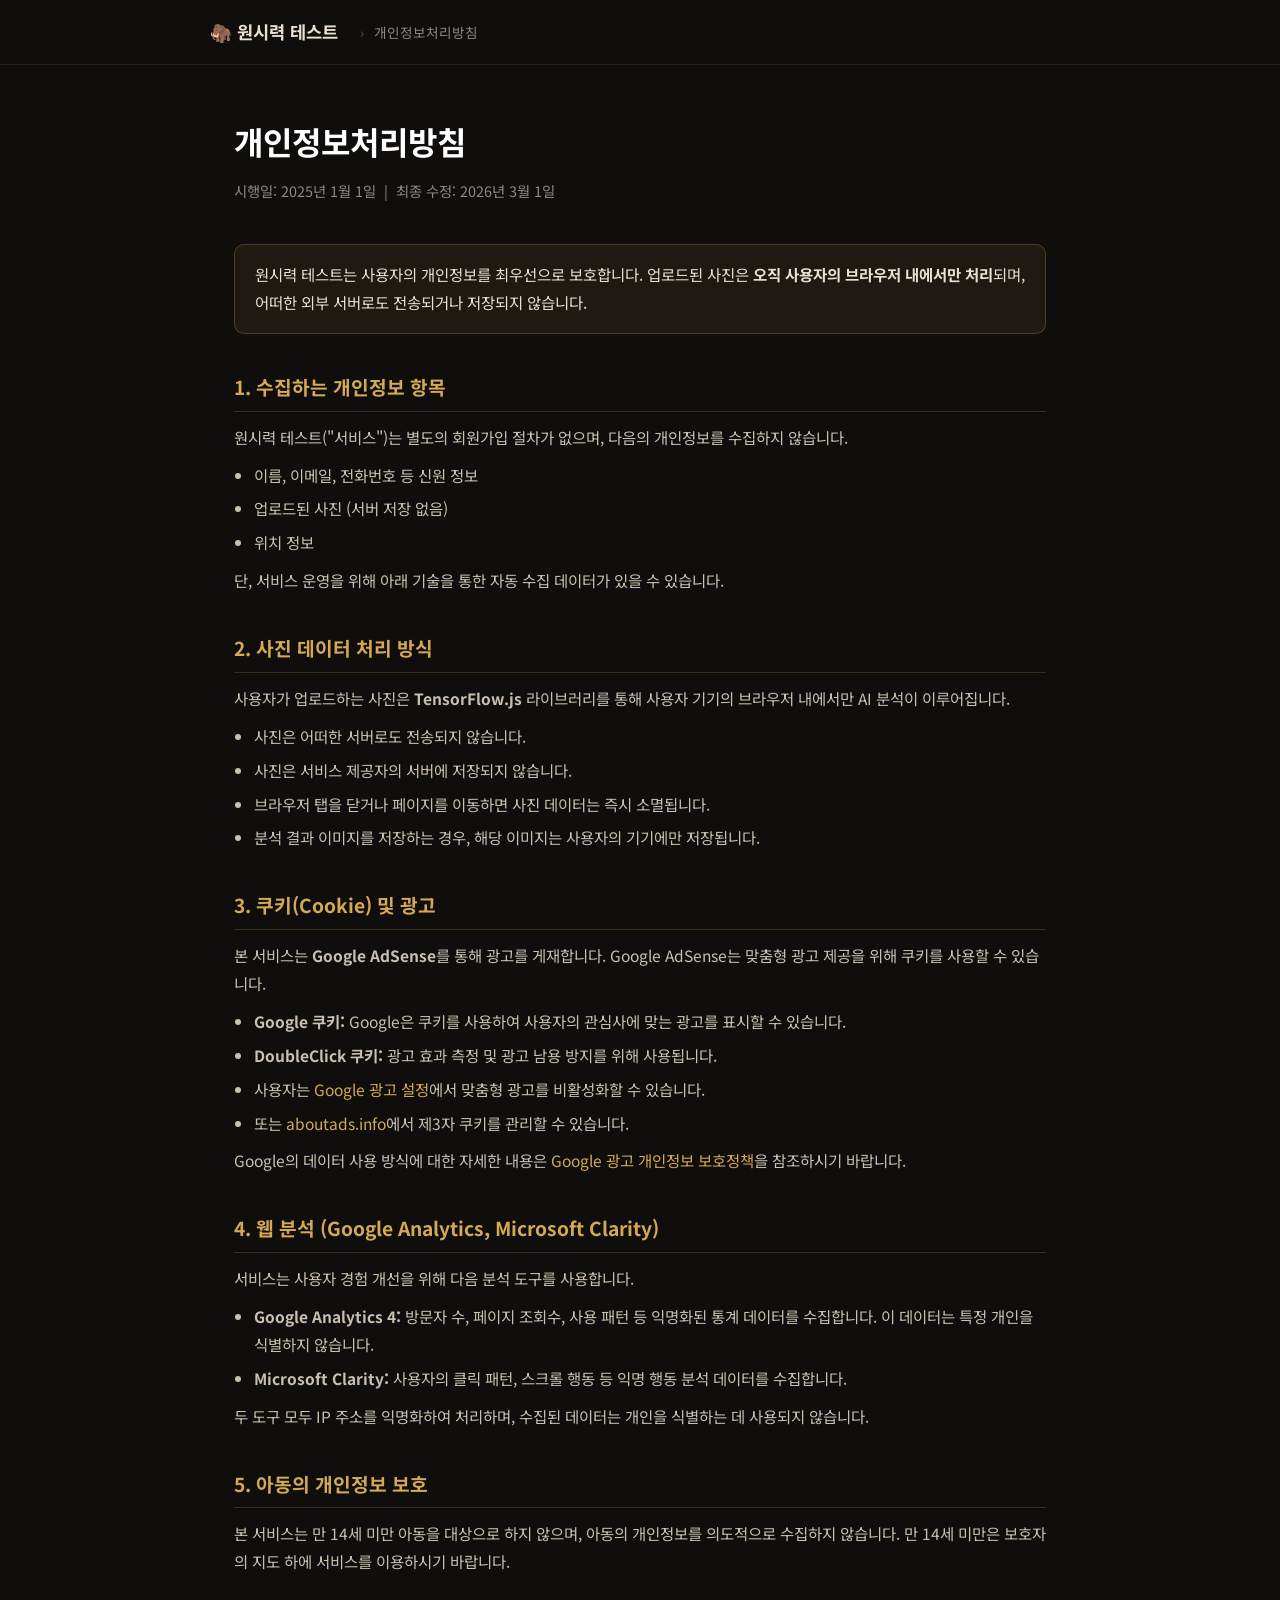
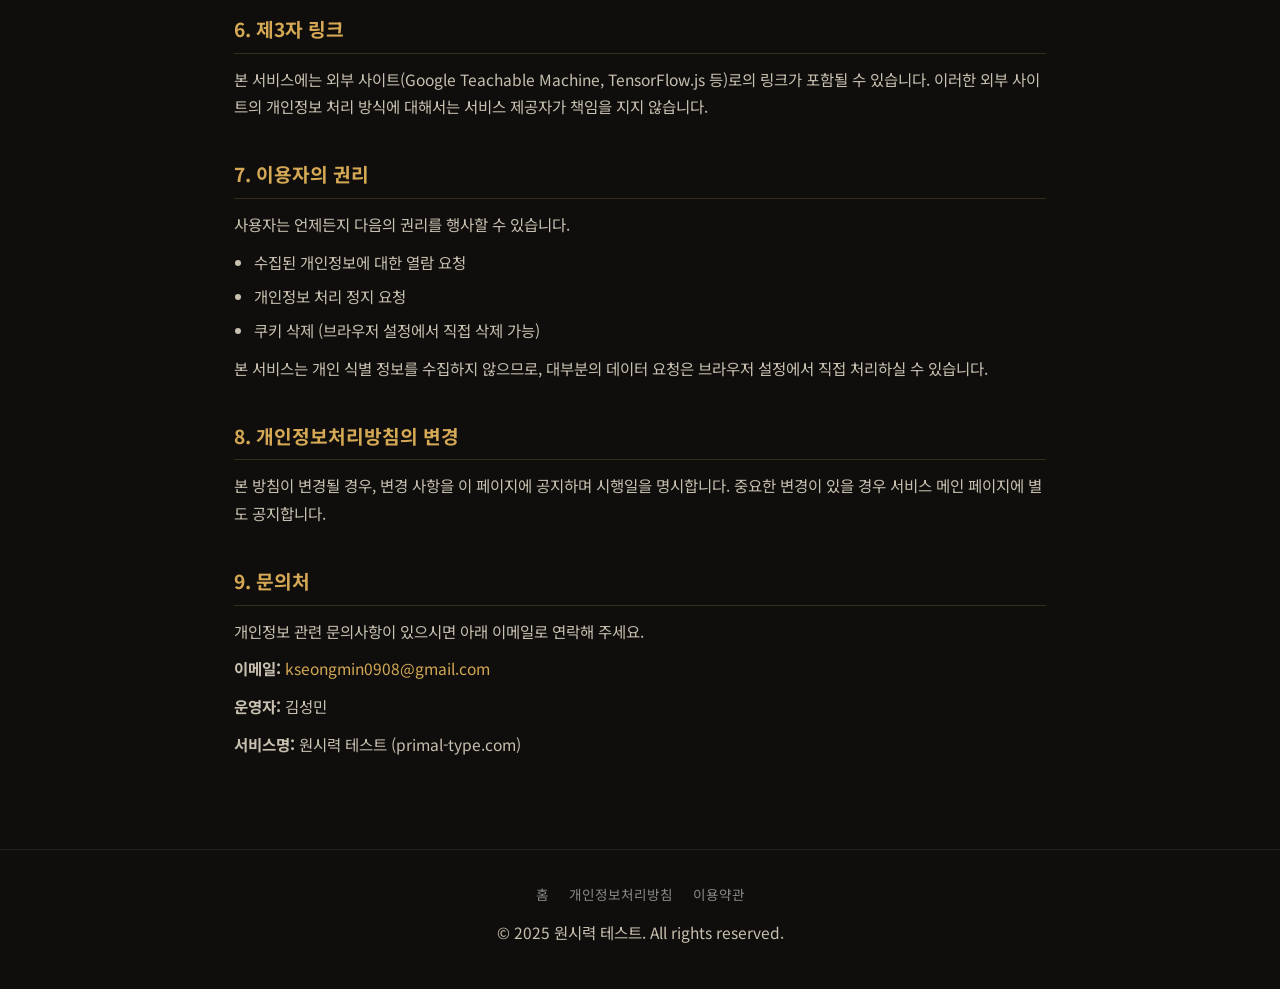
<file: privacy.html>
<!DOCTYPE html>
<html lang="ko">
<head>
    <meta charset="UTF-8">
    <meta name="viewport" content="width=device-width, initial-scale=1.0">
    <title>개인정보처리방침 | 원시력 테스트</title>
    <meta name="description" content="원시력 테스트 서비스의 개인정보처리방침입니다. 사진 데이터 처리, 쿠키 사용, Google AdSense 광고에 관한 내용을 안내합니다.">
    <meta name="robots" content="index, follow">
    <link rel="canonical" href="https://primal-type.com/privacy">
    <link rel="icon" href="/favicon.svg" type="image/svg+xml">
    <link rel="icon" href="/favicon.ico" type="image/x-icon">
    <link rel="preconnect" href="https://fonts.googleapis.com">
    <link rel="preconnect" href="https://fonts.gstatic.com" crossorigin>
    <link href="https://fonts.googleapis.com/css2?family=Noto+Sans+KR:wght@400;500;700&display=swap" rel="stylesheet">
    <script async src="https://pagead2.googlesyndication.com/pagead/js/adsbygoogle.js?client=ca-pub-7438360119713814" crossorigin="anonymous"></script>
    <style>
        *, *::before, *::after { box-sizing: border-box; margin: 0; padding: 0; }
        body {
            font-family: 'Noto Sans KR', sans-serif;
            background: #0f0e0c;
            color: #e8e0d0;
            line-height: 1.8;
            min-height: 100vh;
        }
        header {
            background: rgba(15,14,12,0.95);
            border-bottom: 1px solid rgba(255,255,255,0.08);
            padding: 16px 24px;
        }
        .header-inner {
            max-width: 860px;
            margin: 0 auto;
            display: flex;
            align-items: center;
            gap: 16px;
        }
        .header-inner a {
            color: #e8e0d0;
            text-decoration: none;
            font-weight: 700;
            font-size: 1.1rem;
        }
        .header-inner a:hover { color: #d4a854; }
        .breadcrumb {
            font-size: 0.85rem;
            color: #888;
        }
        .breadcrumb span { color: #555; margin: 0 6px; }
        main {
            max-width: 860px;
            margin: 0 auto;
            padding: 48px 24px 80px;
        }
        h1 {
            font-size: 2rem;
            font-weight: 700;
            color: #fff;
            margin-bottom: 8px;
        }
        .effective-date {
            font-size: 0.9rem;
            color: #888;
            margin-bottom: 40px;
        }
        h2 {
            font-size: 1.2rem;
            font-weight: 700;
            color: #d4a854;
            margin: 36px 0 12px;
            padding-bottom: 6px;
            border-bottom: 1px solid rgba(212,168,84,0.2);
        }
        p, li {
            font-size: 0.97rem;
            color: #c8c0b0;
            margin-bottom: 10px;
        }
        ul { padding-left: 20px; margin-bottom: 10px; }
        li { margin-bottom: 6px; }
        a { color: #d4a854; text-decoration: none; }
        a:hover { text-decoration: underline; }
        .highlight-box {
            background: rgba(212,168,84,0.08);
            border: 1px solid rgba(212,168,84,0.25);
            border-radius: 10px;
            padding: 16px 20px;
            margin: 20px 0;
        }
        .highlight-box p { margin-bottom: 0; color: #e8e0d0; }
        footer {
            text-align: center;
            padding: 32px 24px;
            border-top: 1px solid rgba(255,255,255,0.08);
            color: #666;
            font-size: 0.85rem;
        }
        footer a { color: #888; }
        footer a:hover { color: #d4a854; }
        footer .footer-links { margin-bottom: 12px; display: flex; justify-content: center; gap: 20px; flex-wrap: wrap; }
    </style>
</head>
<body>
    <header>
        <div class="header-inner">
            <a href="/">🦣 원시력 테스트</a>
            <span class="breadcrumb"><span>›</span> 개인정보처리방침</span>
        </div>
    </header>

    <main>
        <h1>개인정보처리방침</h1>
        <p class="effective-date">시행일: 2025년 1월 1일 &nbsp;|&nbsp; 최종 수정: 2026년 3월 1일</p>

        <div class="highlight-box">
            <p>원시력 테스트는 사용자의 개인정보를 최우선으로 보호합니다. 업로드된 사진은 <strong>오직 사용자의 브라우저 내에서만 처리</strong>되며, 어떠한 외부 서버로도 전송되거나 저장되지 않습니다.</p>
        </div>

        <h2>1. 수집하는 개인정보 항목</h2>
        <p>원시력 테스트("서비스")는 별도의 회원가입 절차가 없으며, 다음의 개인정보를 수집하지 않습니다.</p>
        <ul>
            <li>이름, 이메일, 전화번호 등 신원 정보</li>
            <li>업로드된 사진 (서버 저장 없음)</li>
            <li>위치 정보</li>
        </ul>
        <p>단, 서비스 운영을 위해 아래 기술을 통한 자동 수집 데이터가 있을 수 있습니다.</p>

        <h2>2. 사진 데이터 처리 방식</h2>
        <p>사용자가 업로드하는 사진은 <strong>TensorFlow.js</strong> 라이브러리를 통해 사용자 기기의 브라우저 내에서만 AI 분석이 이루어집니다.</p>
        <ul>
            <li>사진은 어떠한 서버로도 전송되지 않습니다.</li>
            <li>사진은 서비스 제공자의 서버에 저장되지 않습니다.</li>
            <li>브라우저 탭을 닫거나 페이지를 이동하면 사진 데이터는 즉시 소멸됩니다.</li>
            <li>분석 결과 이미지를 저장하는 경우, 해당 이미지는 사용자의 기기에만 저장됩니다.</li>
        </ul>

        <h2>3. 쿠키(Cookie) 및 광고</h2>
        <p>본 서비스는 <strong>Google AdSense</strong>를 통해 광고를 게재합니다. Google AdSense는 맞춤형 광고 제공을 위해 쿠키를 사용할 수 있습니다.</p>
        <ul>
            <li><strong>Google 쿠키:</strong> Google은 쿠키를 사용하여 사용자의 관심사에 맞는 광고를 표시할 수 있습니다.</li>
            <li><strong>DoubleClick 쿠키:</strong> 광고 효과 측정 및 광고 남용 방지를 위해 사용됩니다.</li>
            <li>사용자는 <a href="https://www.google.com/settings/ads" target="_blank" rel="noopener noreferrer">Google 광고 설정</a>에서 맞춤형 광고를 비활성화할 수 있습니다.</li>
            <li>또는 <a href="https://www.aboutads.info/choices/" target="_blank" rel="noopener noreferrer">aboutads.info</a>에서 제3자 쿠키를 관리할 수 있습니다.</li>
        </ul>
        <p>Google의 데이터 사용 방식에 대한 자세한 내용은 <a href="https://policies.google.com/technologies/ads" target="_blank" rel="noopener noreferrer">Google 광고 개인정보 보호정책</a>을 참조하시기 바랍니다.</p>

        <h2>4. 웹 분석 (Google Analytics, Microsoft Clarity)</h2>
        <p>서비스는 사용자 경험 개선을 위해 다음 분석 도구를 사용합니다.</p>
        <ul>
            <li><strong>Google Analytics 4:</strong> 방문자 수, 페이지 조회수, 사용 패턴 등 익명화된 통계 데이터를 수집합니다. 이 데이터는 특정 개인을 식별하지 않습니다.</li>
            <li><strong>Microsoft Clarity:</strong> 사용자의 클릭 패턴, 스크롤 행동 등 익명 행동 분석 데이터를 수집합니다.</li>
        </ul>
        <p>두 도구 모두 IP 주소를 익명화하여 처리하며, 수집된 데이터는 개인을 식별하는 데 사용되지 않습니다.</p>

        <h2>5. 아동의 개인정보 보호</h2>
        <p>본 서비스는 만 14세 미만 아동을 대상으로 하지 않으며, 아동의 개인정보를 의도적으로 수집하지 않습니다. 만 14세 미만은 보호자의 지도 하에 서비스를 이용하시기 바랍니다.</p>

        <h2>6. 제3자 링크</h2>
        <p>본 서비스에는 외부 사이트(Google Teachable Machine, TensorFlow.js 등)로의 링크가 포함될 수 있습니다. 이러한 외부 사이트의 개인정보 처리 방식에 대해서는 서비스 제공자가 책임을 지지 않습니다.</p>

        <h2>7. 이용자의 권리</h2>
        <p>사용자는 언제든지 다음의 권리를 행사할 수 있습니다.</p>
        <ul>
            <li>수집된 개인정보에 대한 열람 요청</li>
            <li>개인정보 처리 정지 요청</li>
            <li>쿠키 삭제 (브라우저 설정에서 직접 삭제 가능)</li>
        </ul>
        <p>본 서비스는 개인 식별 정보를 수집하지 않으므로, 대부분의 데이터 요청은 브라우저 설정에서 직접 처리하실 수 있습니다.</p>

        <h2>8. 개인정보처리방침의 변경</h2>
        <p>본 방침이 변경될 경우, 변경 사항을 이 페이지에 공지하며 시행일을 명시합니다. 중요한 변경이 있을 경우 서비스 메인 페이지에 별도 공지합니다.</p>

        <h2>9. 문의처</h2>
        <p>개인정보 관련 문의사항이 있으시면 아래 이메일로 연락해 주세요.</p>
        <p><strong>이메일:</strong> <a href="mailto:kseongmin0908@gmail.com">kseongmin0908@gmail.com</a></p>
        <p><strong>운영자:</strong> 김성민</p>
        <p><strong>서비스명:</strong> 원시력 테스트 (primal-type.com)</p>
    </main>

    <footer>
        <nav class="footer-links">
            <a href="/">홈</a>
            <a href="/privacy">개인정보처리방침</a>
            <a href="/terms">이용약관</a>
        </nav>
        <p>&copy; 2025 원시력 테스트. All rights reserved.</p>
    </footer>
</body>
</html>
</file>
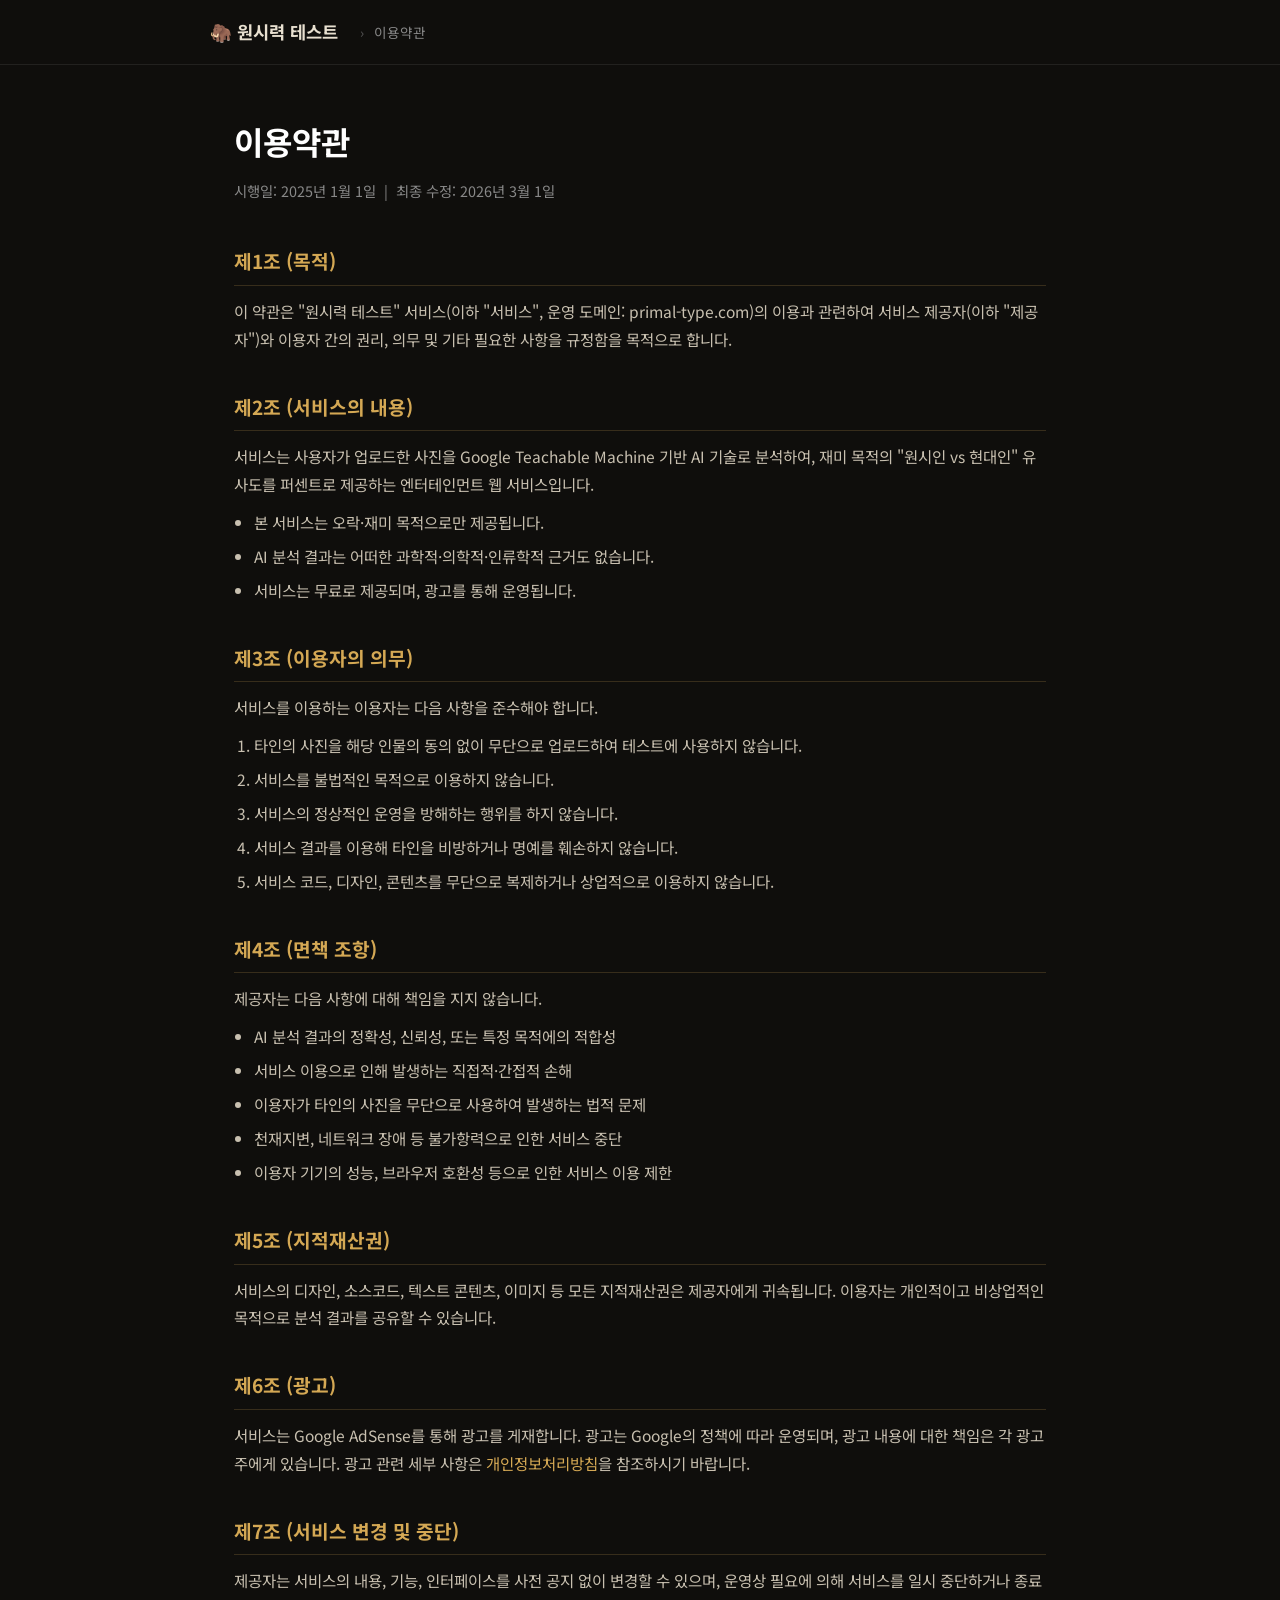
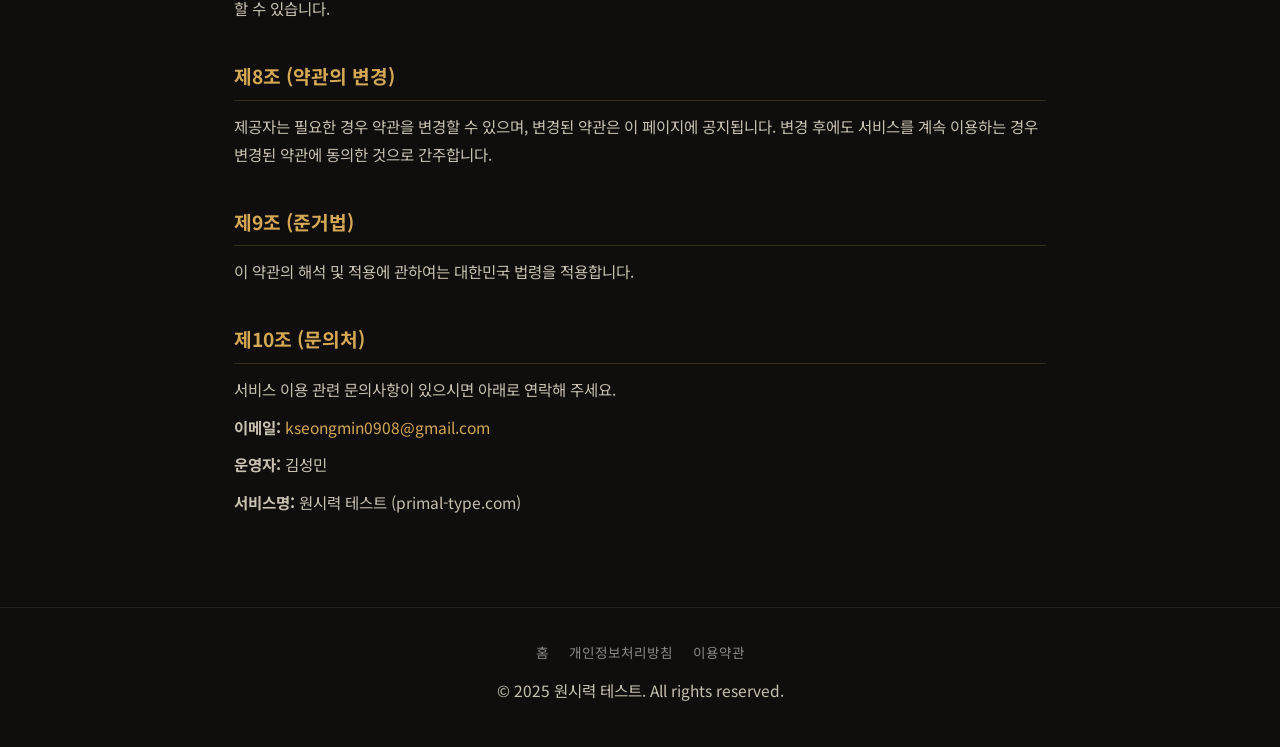
<file: terms.html>
<!DOCTYPE html>
<html lang="ko">
<head>
    <meta charset="UTF-8">
    <meta name="viewport" content="width=device-width, initial-scale=1.0">
    <title>이용약관 | 원시력 테스트</title>
    <meta name="description" content="원시력 테스트 서비스 이용약관입니다. 서비스 이용 조건, 이용자 의무, 면책 조항에 관한 내용을 안내합니다.">
    <meta name="robots" content="index, follow">
    <link rel="canonical" href="https://primal-type.com/terms">
    <link rel="icon" href="/favicon.svg" type="image/svg+xml">
    <link rel="icon" href="/favicon.ico" type="image/x-icon">
    <link rel="preconnect" href="https://fonts.googleapis.com">
    <link rel="preconnect" href="https://fonts.gstatic.com" crossorigin>
    <link href="https://fonts.googleapis.com/css2?family=Noto+Sans+KR:wght@400;500;700&display=swap" rel="stylesheet">
    <script async src="https://pagead2.googlesyndication.com/pagead/js/adsbygoogle.js?client=ca-pub-7438360119713814" crossorigin="anonymous"></script>
    <style>
        *, *::before, *::after { box-sizing: border-box; margin: 0; padding: 0; }
        body {
            font-family: 'Noto Sans KR', sans-serif;
            background: #0f0e0c;
            color: #e8e0d0;
            line-height: 1.8;
            min-height: 100vh;
        }
        header {
            background: rgba(15,14,12,0.95);
            border-bottom: 1px solid rgba(255,255,255,0.08);
            padding: 16px 24px;
        }
        .header-inner {
            max-width: 860px;
            margin: 0 auto;
            display: flex;
            align-items: center;
            gap: 16px;
        }
        .header-inner a {
            color: #e8e0d0;
            text-decoration: none;
            font-weight: 700;
            font-size: 1.1rem;
        }
        .header-inner a:hover { color: #d4a854; }
        .breadcrumb {
            font-size: 0.85rem;
            color: #888;
        }
        .breadcrumb span { color: #555; margin: 0 6px; }
        main {
            max-width: 860px;
            margin: 0 auto;
            padding: 48px 24px 80px;
        }
        h1 {
            font-size: 2rem;
            font-weight: 700;
            color: #fff;
            margin-bottom: 8px;
        }
        .effective-date {
            font-size: 0.9rem;
            color: #888;
            margin-bottom: 40px;
        }
        h2 {
            font-size: 1.2rem;
            font-weight: 700;
            color: #d4a854;
            margin: 36px 0 12px;
            padding-bottom: 6px;
            border-bottom: 1px solid rgba(212,168,84,0.2);
        }
        p, li {
            font-size: 0.97rem;
            color: #c8c0b0;
            margin-bottom: 10px;
        }
        ul, ol { padding-left: 20px; margin-bottom: 10px; }
        li { margin-bottom: 6px; }
        a { color: #d4a854; text-decoration: none; }
        a:hover { text-decoration: underline; }
        footer {
            text-align: center;
            padding: 32px 24px;
            border-top: 1px solid rgba(255,255,255,0.08);
            color: #666;
            font-size: 0.85rem;
        }
        footer a { color: #888; }
        footer a:hover { color: #d4a854; }
        footer .footer-links { margin-bottom: 12px; display: flex; justify-content: center; gap: 20px; flex-wrap: wrap; }
    </style>
</head>
<body>
    <header>
        <div class="header-inner">
            <a href="/">🦣 원시력 테스트</a>
            <span class="breadcrumb"><span>›</span> 이용약관</span>
        </div>
    </header>

    <main>
        <h1>이용약관</h1>
        <p class="effective-date">시행일: 2025년 1월 1일 &nbsp;|&nbsp; 최종 수정: 2026년 3월 1일</p>

        <h2>제1조 (목적)</h2>
        <p>이 약관은 "원시력 테스트" 서비스(이하 "서비스", 운영 도메인: primal-type.com)의 이용과 관련하여 서비스 제공자(이하 "제공자")와 이용자 간의 권리, 의무 및 기타 필요한 사항을 규정함을 목적으로 합니다.</p>

        <h2>제2조 (서비스의 내용)</h2>
        <p>서비스는 사용자가 업로드한 사진을 Google Teachable Machine 기반 AI 기술로 분석하여, 재미 목적의 "원시인 vs 현대인" 유사도를 퍼센트로 제공하는 엔터테인먼트 웹 서비스입니다.</p>
        <ul>
            <li>본 서비스는 오락·재미 목적으로만 제공됩니다.</li>
            <li>AI 분석 결과는 어떠한 과학적·의학적·인류학적 근거도 없습니다.</li>
            <li>서비스는 무료로 제공되며, 광고를 통해 운영됩니다.</li>
        </ul>

        <h2>제3조 (이용자의 의무)</h2>
        <p>서비스를 이용하는 이용자는 다음 사항을 준수해야 합니다.</p>
        <ol>
            <li>타인의 사진을 해당 인물의 동의 없이 무단으로 업로드하여 테스트에 사용하지 않습니다.</li>
            <li>서비스를 불법적인 목적으로 이용하지 않습니다.</li>
            <li>서비스의 정상적인 운영을 방해하는 행위를 하지 않습니다.</li>
            <li>서비스 결과를 이용해 타인을 비방하거나 명예를 훼손하지 않습니다.</li>
            <li>서비스 코드, 디자인, 콘텐츠를 무단으로 복제하거나 상업적으로 이용하지 않습니다.</li>
        </ol>

        <h2>제4조 (면책 조항)</h2>
        <p>제공자는 다음 사항에 대해 책임을 지지 않습니다.</p>
        <ul>
            <li>AI 분석 결과의 정확성, 신뢰성, 또는 특정 목적에의 적합성</li>
            <li>서비스 이용으로 인해 발생하는 직접적·간접적 손해</li>
            <li>이용자가 타인의 사진을 무단으로 사용하여 발생하는 법적 문제</li>
            <li>천재지변, 네트워크 장애 등 불가항력으로 인한 서비스 중단</li>
            <li>이용자 기기의 성능, 브라우저 호환성 등으로 인한 서비스 이용 제한</li>
        </ul>

        <h2>제5조 (지적재산권)</h2>
        <p>서비스의 디자인, 소스코드, 텍스트 콘텐츠, 이미지 등 모든 지적재산권은 제공자에게 귀속됩니다. 이용자는 개인적이고 비상업적인 목적으로 분석 결과를 공유할 수 있습니다.</p>

        <h2>제6조 (광고)</h2>
        <p>서비스는 Google AdSense를 통해 광고를 게재합니다. 광고는 Google의 정책에 따라 운영되며, 광고 내용에 대한 책임은 각 광고주에게 있습니다. 광고 관련 세부 사항은 <a href="/privacy">개인정보처리방침</a>을 참조하시기 바랍니다.</p>

        <h2>제7조 (서비스 변경 및 중단)</h2>
        <p>제공자는 서비스의 내용, 기능, 인터페이스를 사전 공지 없이 변경할 수 있으며, 운영상 필요에 의해 서비스를 일시 중단하거나 종료할 수 있습니다.</p>

        <h2>제8조 (약관의 변경)</h2>
        <p>제공자는 필요한 경우 약관을 변경할 수 있으며, 변경된 약관은 이 페이지에 공지됩니다. 변경 후에도 서비스를 계속 이용하는 경우 변경된 약관에 동의한 것으로 간주합니다.</p>

        <h2>제9조 (준거법)</h2>
        <p>이 약관의 해석 및 적용에 관하여는 대한민국 법령을 적용합니다.</p>

        <h2>제10조 (문의처)</h2>
        <p>서비스 이용 관련 문의사항이 있으시면 아래로 연락해 주세요.</p>
        <p><strong>이메일:</strong> <a href="mailto:kseongmin0908@gmail.com">kseongmin0908@gmail.com</a></p>
        <p><strong>운영자:</strong> 김성민</p>
        <p><strong>서비스명:</strong> 원시력 테스트 (primal-type.com)</p>
    </main>

    <footer>
        <nav class="footer-links">
            <a href="/">홈</a>
            <a href="/privacy">개인정보처리방침</a>
            <a href="/terms">이용약관</a>
        </nav>
        <p>&copy; 2025 원시력 테스트. All rights reserved.</p>
    </footer>
</body>
</html>
</file>
